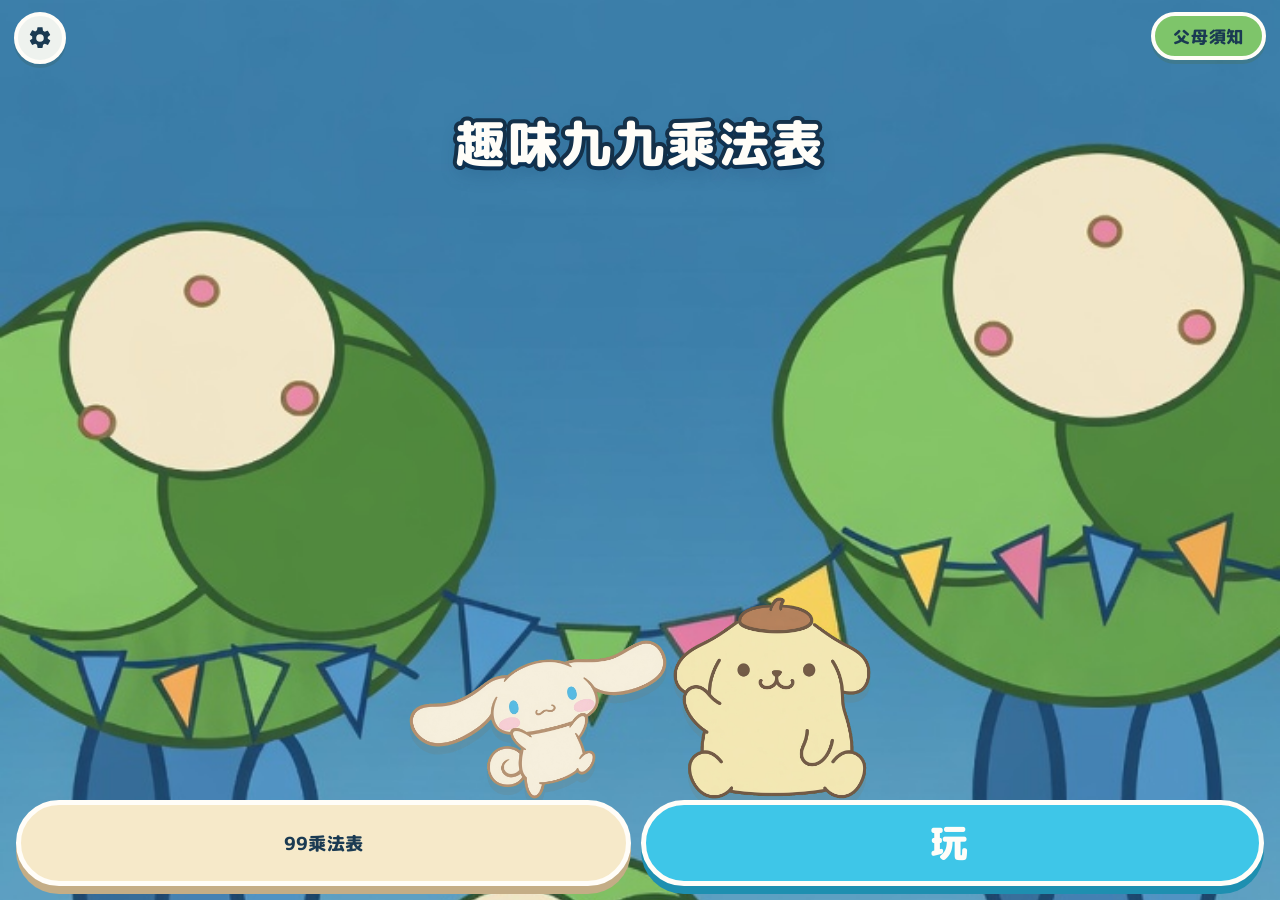
<file: index.html>
<!DOCTYPE html>
<html lang="zh-Hant" data-bgm-shell="persist">
<head>
  <meta charset="utf-8">
  <meta name="viewport" content="width=device-width, initial-scale=1, viewport-fit=cover">
  <meta name="theme-color" content="#3c7faa">
  <title>趣味九九乘法表</title>
  <script>
    (function () {
      var q = new URLSearchParams(location.search);
      var v = q.get("view");
      if (v === "select" || v === "play" || v === "table") document.documentElement.dataset.boot = v;
    })();
  </script>
  <style>
    html[data-boot="select"] #view-home,
    html[data-boot="play"] #view-home,
    html[data-boot="select"] #view-play,
    html[data-boot="play"] #view-select { display: none !important; }
    html[data-boot="table"] #view-home,
    html[data-boot="table"] #view-select,
    html[data-boot="table"] #view-play { display: none !important; }
    html[data-boot="select"] #view-select { display: block !important; }
    html[data-boot="play"] #view-play,
    html[data-boot="table"] #view-table { display: flex !important; }
  </style>
  <link rel="preconnect" href="https://fonts.googleapis.com">
  <link rel="preconnect" href="https://fonts.gstatic.com" crossorigin>
  <link href="https://fonts.googleapis.com/css2?family=M+PLUS+Rounded+1c:wght@700;800&family=Noto+Sans+TC:wght@500;700;900&display=swap" rel="stylesheet">
  <link rel="preload" as="image" href="assets/review-yellow.png">
  <link rel="preload" as="image" href="assets/review-white.png">
  <link rel="stylesheet" href="styles.css?v=4">
  <link rel="stylesheet" href="game.css?v=20">
</head>
<body>
  <audio id="bgm" src="assets/bgm.mp3?v=3" loop preload="auto" autoplay playsinline></audio>

  <main class="stage" id="view-home">
    <header class="chrome">
      <button class="icon-btn" id="home-settings" type="button" aria-label="設定">
        <svg viewBox="0 0 24 24" aria-hidden="true">
          <path fill="currentColor" d="M19.14 12.94c.04-.31.06-.63.06-.94s-.02-.63-.06-.94l2.03-1.58a.5.5 0 0 0 .12-.64l-1.92-3.32a.5.5 0 0 0-.6-.22l-2.39.96c-.5-.39-1.04-.7-1.63-.94l-.36-2.54A.5.5 0 0 0 13.9 2h-3.8a.5.5 0 0 0-.49.42l-.36 2.54c-.59.24-1.13.55-1.63.94l-2.39-.96a.5.5 0 0 0-.6.22L2.71 8.48a.5.5 0 0 0 .12.64L4.86 10.7c-.04.31-.06.63-.06.94s.02.63.06.94l-2.03 1.58a.5.5 0 0 0-.12.64l1.92 3.32c.13.23.4.32.64.22l2.39-.96c.5.39 1.04.7 1.63.94l.36 2.54c.05.24.25.42.49.42h3.8c.24 0 .44-.18.49-.42l.36-2.54c.59-.24 1.13-.55 1.63-.94l2.39.96c.24.1.51 0 .64-.22l1.92-3.32a.5.5 0 0 0-.12-.64l-2.03-1.58zM12 15.5A3.5 3.5 0 1 1 12 8.5a3.5 3.5 0 0 1 0 7z"/>
        </svg>
      </button>
      <button class="parent-btn" id="home-parents" type="button">父母須知</button>
    </header>

    <div class="hero">
      <h1 class="title">趣味九九乘法表</h1>
    </div>

    <div class="cast" aria-hidden="true">
      <img class="mascot cinna" src="assets/cinna.png" alt="">
      <img class="mascot pompom" src="assets/pompom.png" alt="">
    </div>

    <div class="play-wrap">
      <button class="table-link" id="table-btn" type="button">99乘法表</button>
      <button class="play" id="play-btn" type="button">玩</button>
    </div>
  </main>

  <main class="stage select-page" id="view-select" hidden>
    <div class="shot">
      <img src="assets/select-ref.jpg?v=4" alt="趣味九九乘法表關卡選擇">

      <button class="hit hit-x" id="map-back" type="button" aria-label="回主畫面"></button>
      <button class="hit hit-gear" id="map-settings" type="button" aria-label="設定"></button>
      <button class="hit hit-parent" id="map-parents" type="button" aria-label="父母須知"></button>

      <div class="levels" role="radiogroup" aria-label="選擇乘法表關卡">
        <button class="level" type="button" role="radio" aria-checked="false" data-n="1">1</button>
        <button class="level" type="button" role="radio" aria-checked="false" data-n="2">2</button>
        <button class="level" type="button" role="radio" aria-checked="false" data-n="3">3</button>
        <button class="level" type="button" role="radio" aria-checked="false" data-n="4">4</button>
        <button class="level" type="button" role="radio" aria-checked="false" data-n="5">5</button>
        <button class="level" type="button" role="radio" aria-checked="false" data-n="6">6</button>
        <button class="level" type="button" role="radio" aria-checked="false" data-n="7">7</button>
        <button class="level" type="button" role="radio" aria-checked="false" data-n="8">8</button>
        <button class="level" type="button" role="radio" aria-checked="false" data-n="9">9</button>
        <button class="level" type="button" role="radio" aria-checked="false" data-n="mix" aria-label="混合挑戰">?</button>
      </div>

      <button class="hit hit-go" id="go-btn" type="button">開始挑戰</button>
    </div>
  </main>

  <main class="stage table-page" id="view-table" hidden>
    <header class="table-top">
      <button class="quiz-back" id="table-back" type="button" aria-label="回上一頁">
        <svg viewBox="0 0 24 24" aria-hidden="true">
          <path fill="currentColor" d="M15.5 5.5 8 12l7.5 6.5 1.4-1.6L11.2 12l5.7-4.9z"/>
        </svg>
      </button>
      <h1 id="table-heading">1 的乘法表</h1>
      <span class="table-top-pad" aria-hidden="true"></span>
    </header>
    <div class="table-tabs" id="table-tabs" role="tablist" aria-label="切換 1 到 9 的乘法表"></div>
    <div class="table-body">
      <section class="table-card">
        <h2 id="table-kicker">1 的乘法表</h2>
        <ol class="table-eqs" id="table-eqs"></ol>
      </section>
    </div>
    <div class="table-dock">
      <button class="table-map" id="table-map" type="button">回關卡地圖</button>
    </div>
  </main>

  <main class="stage quiz-page" id="view-play" hidden>
    <div class="quiz-hills" aria-hidden="true"></div>
    <div class="quiz-sparkles" aria-hidden="true"></div>

    <header class="quiz-chrome">
      <button class="quiz-back" id="btn-back" type="button" aria-label="回關卡地圖">
        <svg viewBox="0 0 24 24" aria-hidden="true">
          <path fill="currentColor" d="M15.5 5.5 8 12l7.5 6.5 1.4-1.6L11.2 12l5.7-4.9z"/>
        </svg>
      </button>
      <h1 class="quiz-mode" id="quiz-mode">乘</h1>
      <button class="quiz-hint" id="btn-hint" type="button" aria-label="提示">
        <svg viewBox="0 0 48 48" aria-hidden="true">
          <rect x="20" y="16" width="8" height="26" rx="3" fill="#c4783a"/>
          <rect x="22" y="17" width="3" height="24" rx="1.2" fill="#e8b07a"/>
          <rect x="8" y="6" width="32" height="16" rx="4" fill="#ff3d8a"/>
          <rect x="11" y="9" width="10" height="10" rx="2.5" fill="#ff8ab8"/>
          <rect x="27" y="8.5" width="10" height="11" rx="2.2" fill="#ff6aa0"/>
        </svg>
      </button>
    </header>

    <section class="quiz-body" id="quiz-body">
      <div class="quiz-lives" id="lives" aria-label="剩下 3 顆愛心">
        <svg data-heart="0" viewBox="0 0 24 24" aria-hidden="true"><path fill="currentColor" d="M12 21.35 10.55 20C5.4 15.36 2 12.28 2 8.5 2 5.42 4.42 3 7.5 3c1.74 0 3.41.81 4.5 2.09C13.09 3.81 14.76 3 16.5 3 19.58 3 22 5.42 22 8.5c0 3.78-3.4 6.86-8.55 11.54z"/></svg>
        <svg data-heart="1" viewBox="0 0 24 24" aria-hidden="true"><path fill="currentColor" d="M12 21.35 10.55 20C5.4 15.36 2 12.28 2 8.5 2 5.42 4.42 3 7.5 3c1.74 0 3.41.81 4.5 2.09C13.09 3.81 14.76 3 16.5 3 19.58 3 22 5.42 22 8.5c0 3.78-3.4 6.86-8.55 11.54z"/></svg>
        <svg data-heart="2" viewBox="0 0 24 24" aria-hidden="true"><path fill="currentColor" d="M12 21.35 10.55 20C5.4 15.36 2 12.28 2 8.5 2 5.42 4.42 3 7.5 3c1.74 0 3.41.81 4.5 2.09C13.09 3.81 14.76 3 16.5 3 19.58 3 22 5.42 22 8.5c0 3.78-3.4 6.86-8.55 11.54z"/></svg>
      </div>

      <div class="quiz-meter" aria-hidden="true">
        <b id="meter-fill"></b>
      </div>

      <p class="quiz-eq" id="equation">× = ?</p>

      <div class="quiz-choices" id="choices" role="group" aria-label="選答案"></div>
    </section>

    <section class="quiz-result" id="result" hidden>
      <div class="result-celebrate" id="result-celebrate" hidden>
        <img class="result-dog" id="result-dog" alt="" decoding="sync">
      </div>
      <h2>測驗結果</h2>
      <p class="quiz-score" id="score-line"></p>
      <p class="quiz-sub" id="score-sub"></p>
      <button class="quiz-again" id="retry" type="button">再考一次</button>
      <button class="quiz-map" id="back-map" type="button">回關卡地圖</button>
    </section>

    <video class="win-clip-video" id="win-clip-video" playsinline webkit-playsinline preload="auto" disablepictureinpicture disableremoteplayback></video>
    <div class="win-clip" id="win-clip" aria-hidden="true">
      <canvas class="win-clip-canvas" id="win-clip-canvas"></canvas>
    </div>
    <audio id="win-clip-audio" preload="auto" playsinline></audio>

    <div class="remember" id="remember" hidden>
      <div class="remember-card">
        <p class="remember-kicker">記住這個算式</p>
        <p class="remember-eq" id="remember-eq"></p>
        <div class="remember-art">
          <img class="remember-dog" id="remember-dog" alt="" decoding="sync">
        </div>
        <button class="remember-next" id="remember-next" type="button" aria-label="下一題">
          <svg viewBox="0 0 24 24" aria-hidden="true">
            <path fill="currentColor" d="M8.5 5.5 16 12l-7.5 6.5-1.4-1.6L12.8 12 7.1 7.1z"/>
          </svg>
        </button>
      </div>
    </div>
  </main>

  <div class="dialog" id="dlg-settings" role="dialog" aria-labelledby="settings-title" aria-modal="true">
    <div class="card">
      <h2 id="settings-title">設定</h2>
      <div class="toggle-row">
        <span>音效</span>
        <button class="switch" id="sound-switch" type="button" aria-pressed="true" aria-label="音效開關"><i></i></button>
      </div>
      <label for="kid-name">小朋友怎麼稱呼（選填）</label>
      <input id="kid-name" type="text" maxlength="8" placeholder="例如：小明" autocomplete="nickname">
      <div class="card-actions">
        <button class="close-card" id="btn-save-settings" type="button" data-close>好</button>
      </div>
    </div>
  </div>

  <div class="dialog" id="dlg-parents" role="dialog" aria-labelledby="parents-title" aria-modal="true">
    <div class="card">
      <h2 id="parents-title">父母須知</h2>
      <ul>
        <li>給小學二年級練習九九乘法，一次建議 10 分鐘。</li>
        <li>不會收集小朋友的個人資料，名字只存在這台手機。</li>
        <li>沒有廣告、沒有內購。</li>
        <li>鋼琴背景音樂會循環播放，換畫面也不中斷，可在設定關掉。</li>
      </ul>
      <div class="card-actions">
        <button class="close-card" type="button" data-close>知道了</button>
      </div>
    </div>
  </div>

  <div class="toast" id="toast" role="status"></div>
  <script src="shell.js?v=3"></script>
  <script src="app.js?v=4"></script>
  <script src="select.js?v=3"></script>
  <script src="play.js?v=14"></script>
  <script src="table.js?v=2"></script>
  <script>Times99.boot()</script>
</body>
</html>
</file>
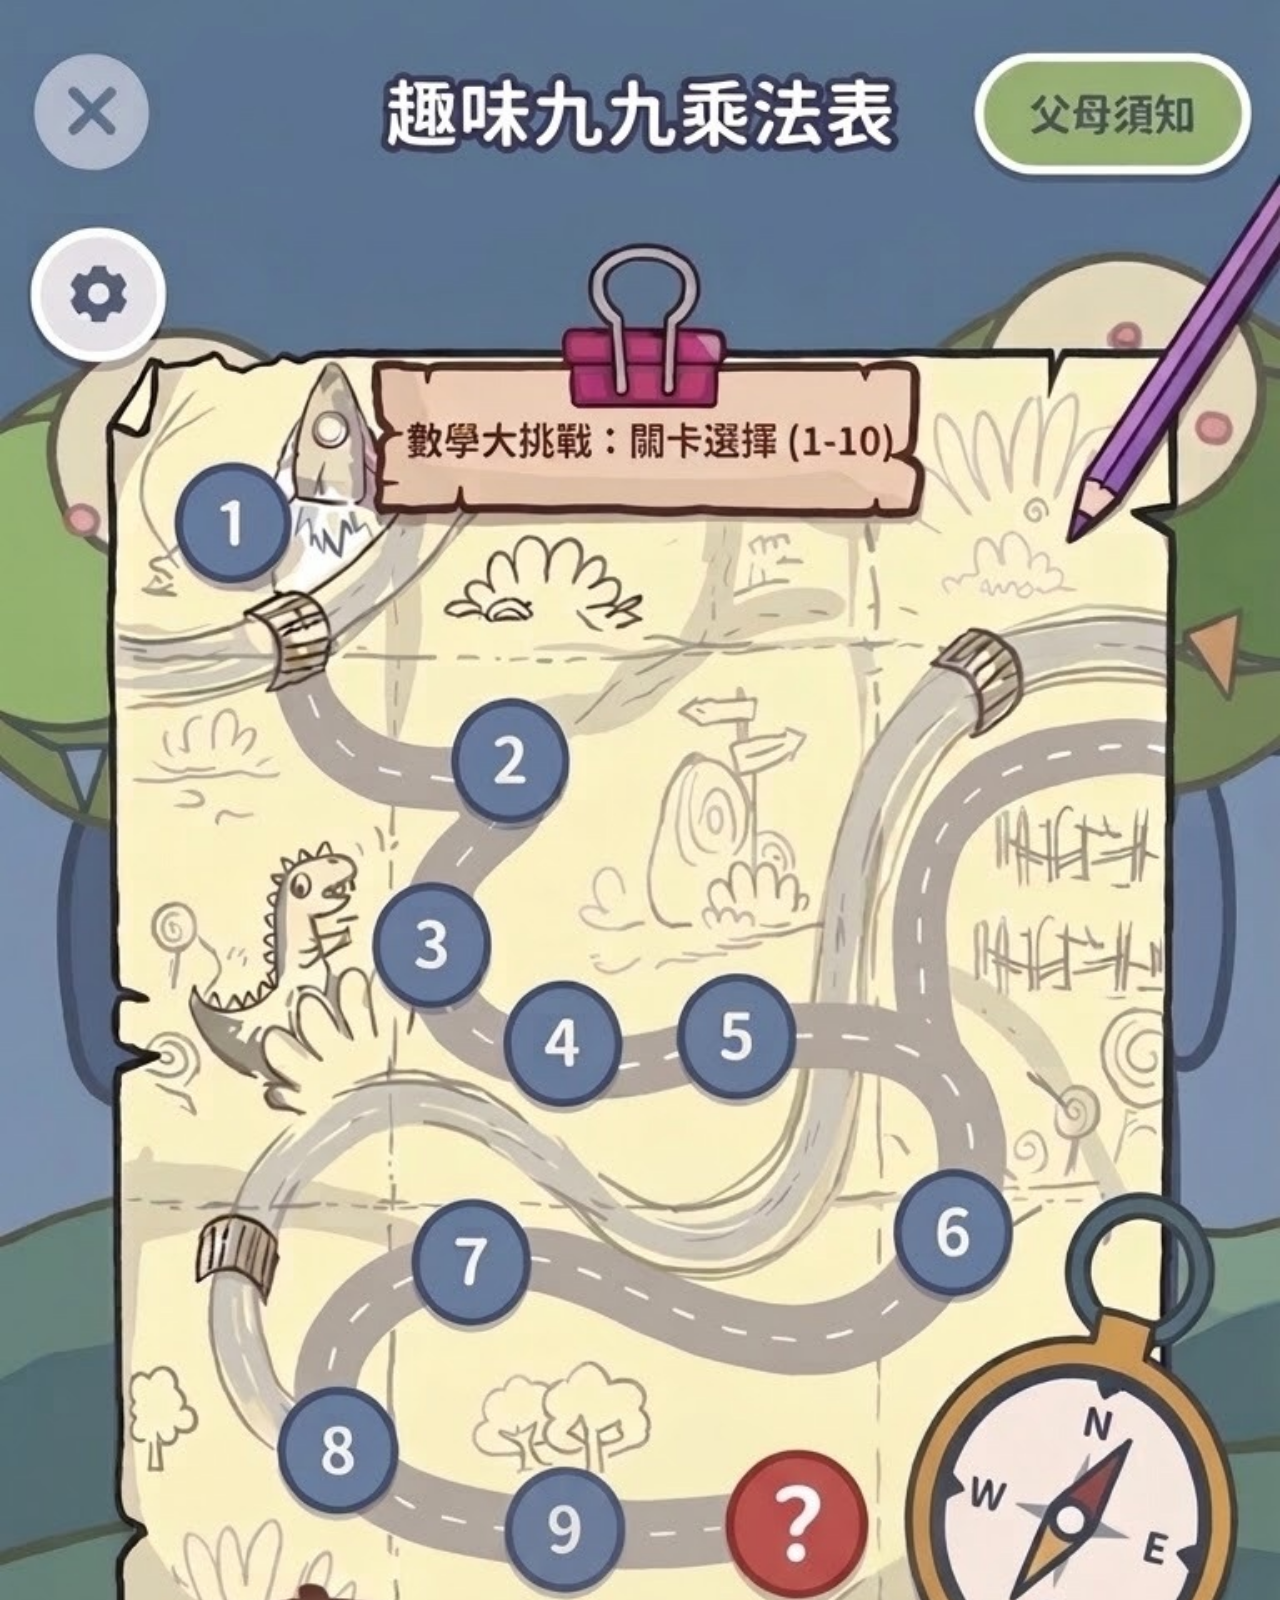
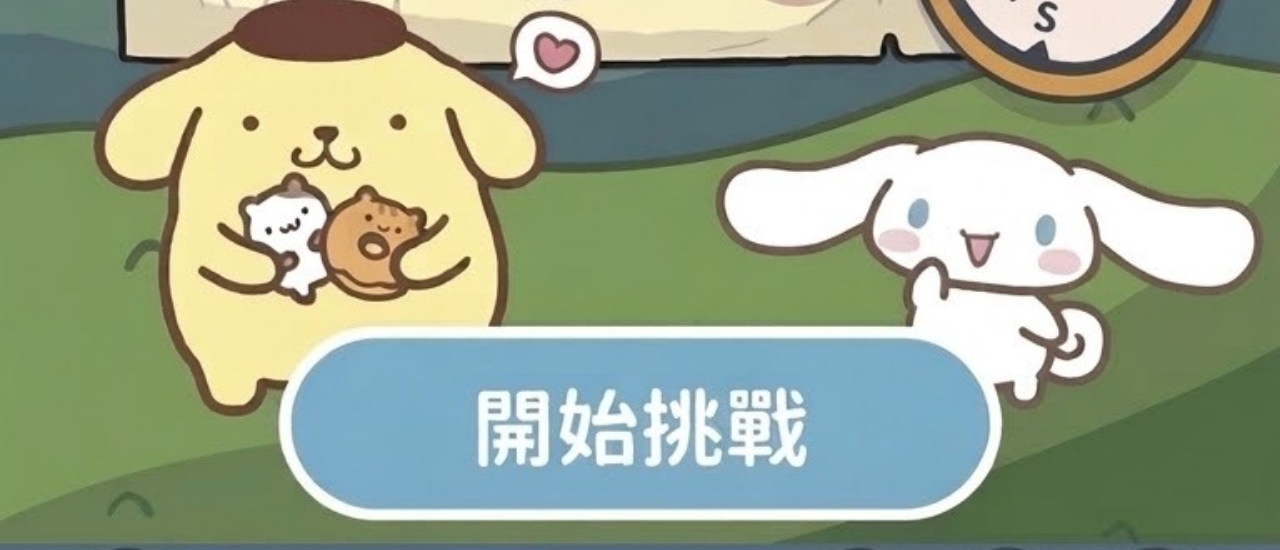
<file: play.html>
<!DOCTYPE html>
<html lang="zh-Hant">
<head>
  <meta charset="utf-8">
  <meta name="viewport" content="width=device-width, initial-scale=1">
  <title>測驗 · 趣味九九乘法表</title>
  <script>
    (function () {
      var n = new URLSearchParams(location.search).get("n") || "";
      var ok = /^[1-9]$/.test(n) || n === "mix";
      location.replace(ok ? "index.html?view=play&n=" + encodeURIComponent(n) : "index.html?view=select");
    })();
  </script>
</head>
<body>
  <p><a href="index.html">回主畫面</a></p>
</body>
</html>
</file>
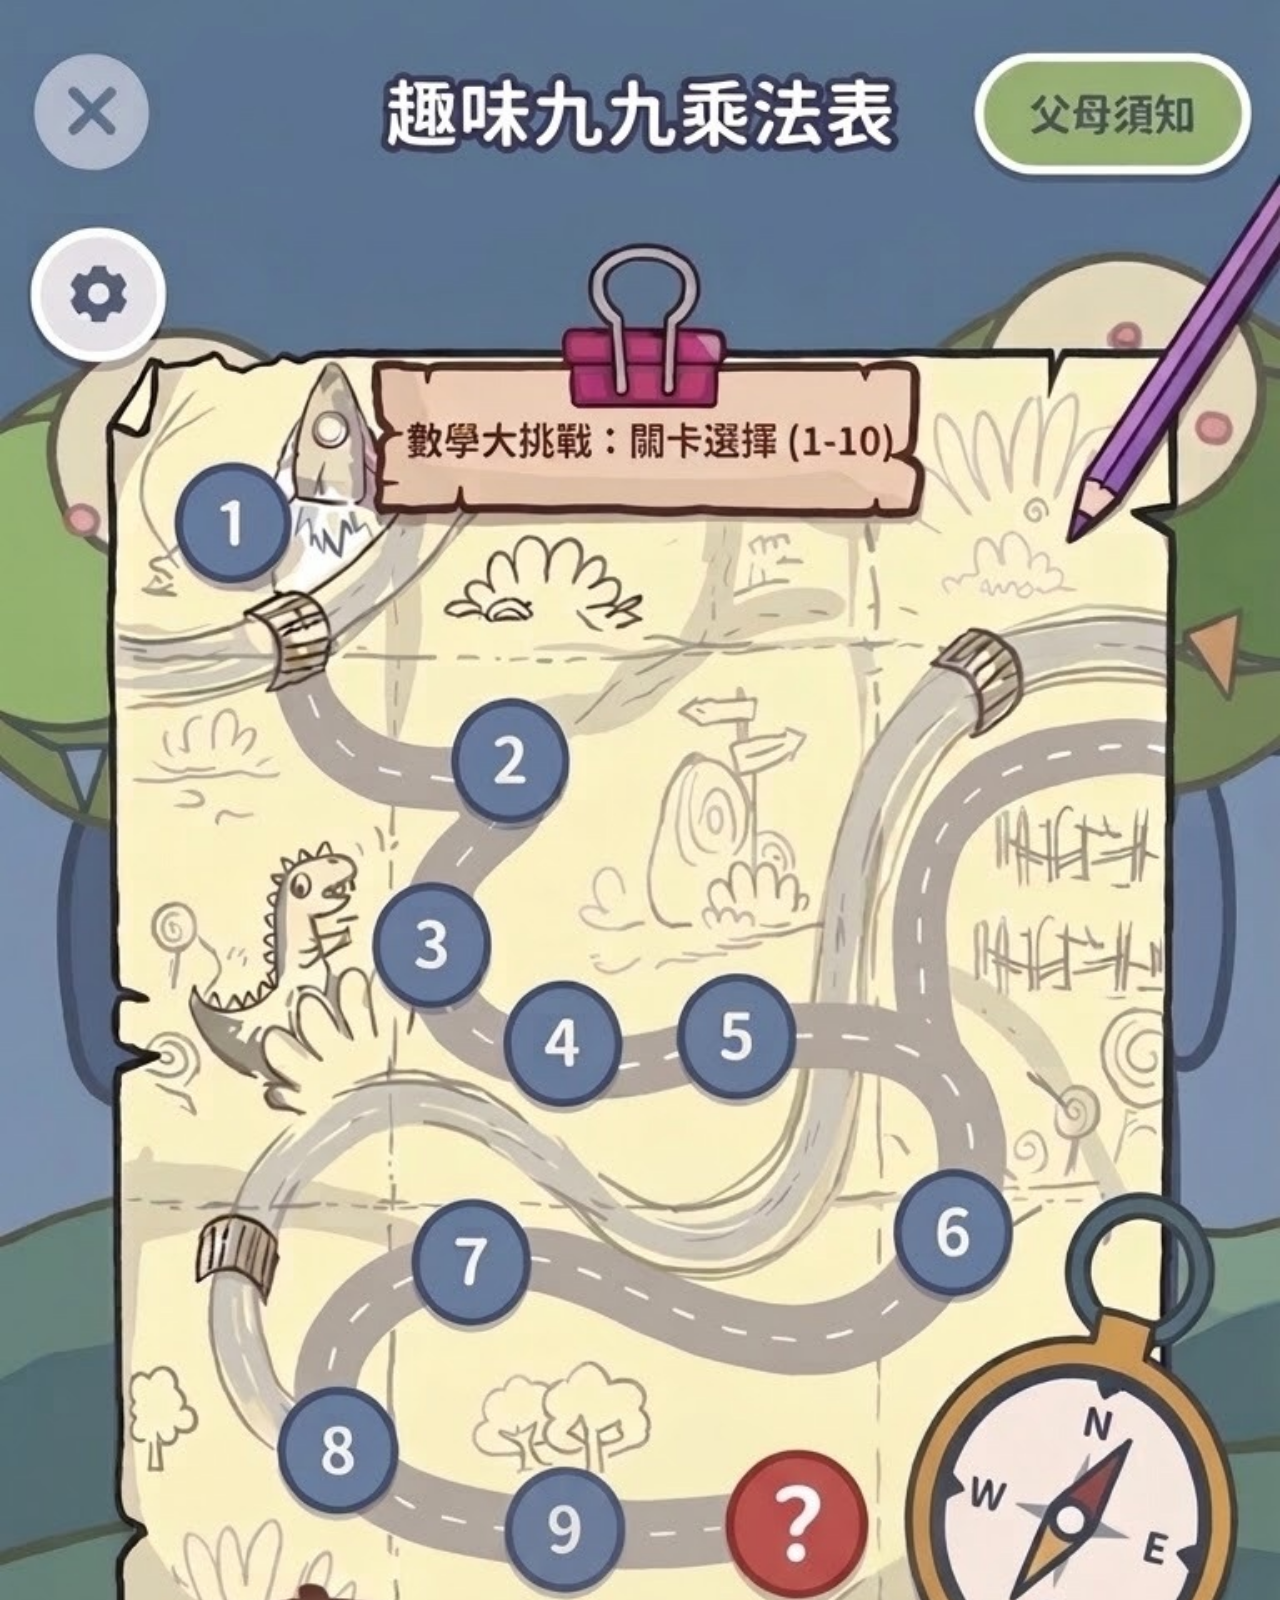
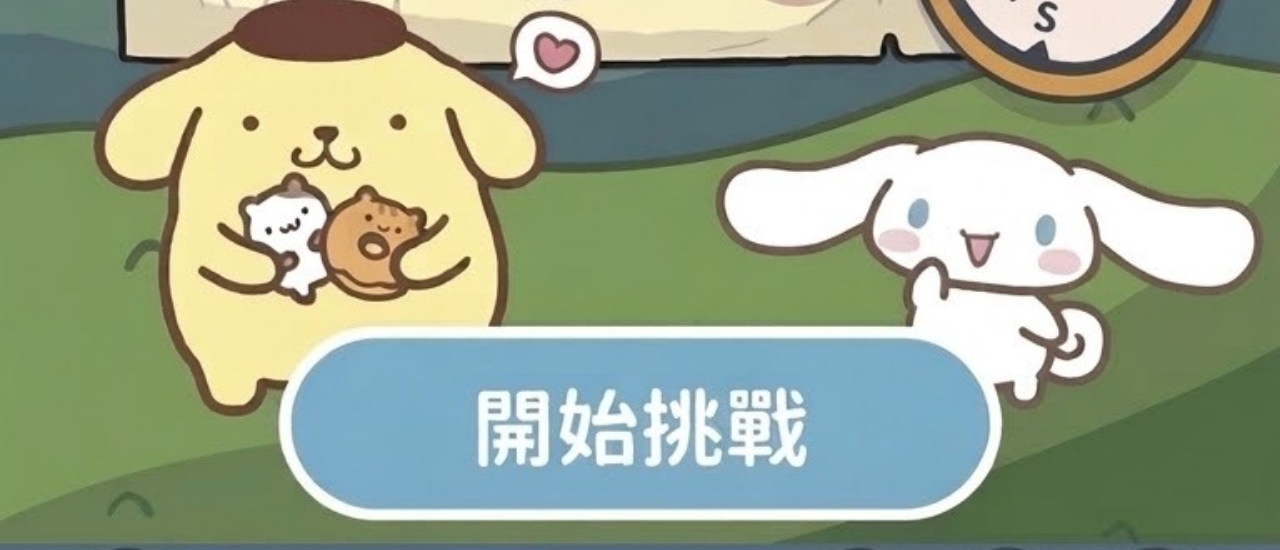
<file: select.html>
<!DOCTYPE html>
<html lang="zh-Hant">
<head>
  <meta charset="utf-8">
  <meta name="viewport" content="width=device-width, initial-scale=1">
  <title>關卡選擇 · 趣味九九乘法表</title>
  <script>
    (function () {
      var n = (location.hash || "").replace(/^#/, "");
      if (!/^[1-9]$/.test(n) && n !== "mix") {
        var q = new URLSearchParams(location.search).get("n") || "";
        if (/^[1-9]$/.test(q) || q === "mix") n = q;
      }
      var dest = "index.html?view=select";
      if (/^[1-9]$/.test(n) || n === "mix") dest += "&n=" + encodeURIComponent(n);
      location.replace(dest);
    })();
  </script>
</head>
<body>
  <p><a href="index.html?view=select">前往關卡選擇</a></p>
</body>
</html>
</file>
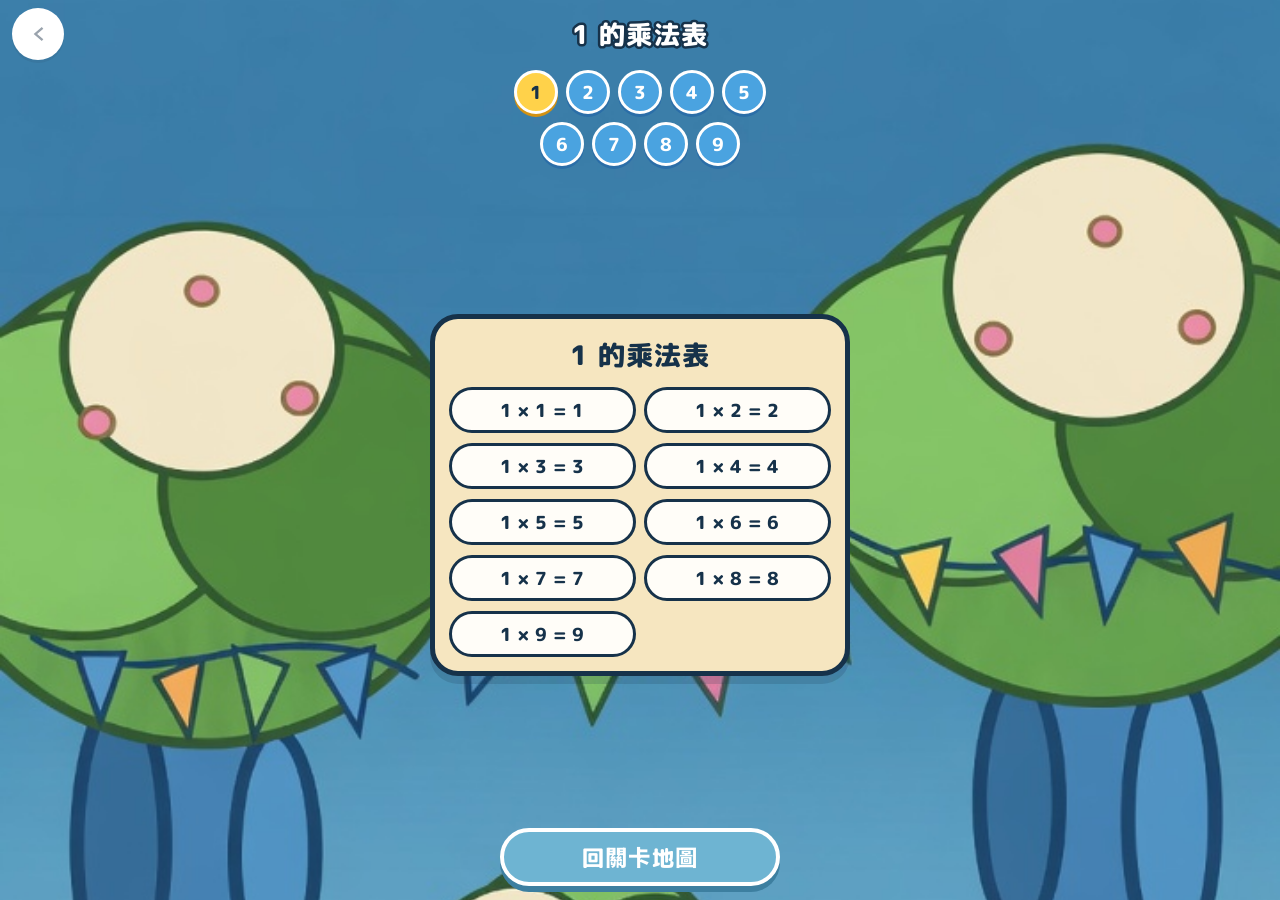
<file: table.html>
<!DOCTYPE html>
<html lang="zh-Hant">
<head>
  <meta charset="utf-8">
  <meta name="viewport" content="width=device-width, initial-scale=1">
  <title>99乘法表 · 趣味九九乘法表</title>
  <script>
    (function () {
      var n = new URLSearchParams(location.search).get("n") || "1";
      if (!/^[1-9]$/.test(n)) n = "1";
      location.replace("index.html?view=table&n=" + encodeURIComponent(n));
    })();
  </script>
</head>
<body>
  <p><a href="index.html?view=table&n=1">99乘法表</a></p>
</body>
</html>
</file>
<file: styles.css>
@import url("tokens.css");

*,
*::before,
*::after {
  box-sizing: border-box;
}

html,
body {
  margin: 0;
  padding: 0;
  overflow-x: clip;
  height: 100%;
  background: var(--sky-top);
  font-family: var(--font-body);
  color: var(--ink);
}

body {
  min-height: 100dvh;
}

button {
  font-family: var(--font-display);
  cursor: pointer;
  border: none;
  appearance: none;
  -webkit-tap-highlight-color: transparent;
}

button:focus-visible {
  outline: 3px solid var(--focus);
  outline-offset: 3px;
}

.stage {
  position: relative;
  isolation: isolate;
  min-height: 100dvh;
  min-height: 100svh;
  overflow: hidden;
  background-color: #3c7faa;
  background-image: url("assets/bg.jpg");
  background-position: center top;
  background-size: cover;
  background-repeat: no-repeat;
}

.sparkles {
  position: absolute;
  inset: 0;
  pointer-events: none;
  z-index: 1;
  background-image:
    radial-gradient(circle at 12% 18%, oklch(100% 0 0 / 0.55) 0 2px, transparent 2.5px),
    radial-gradient(circle at 78% 12%, oklch(100% 0 0 / 0.4) 0 1.5px, transparent 2px),
    radial-gradient(circle at 88% 28%, oklch(100% 0 0 / 0.5) 0 2px, transparent 2.6px),
    radial-gradient(circle at 20% 40%, oklch(100% 0 0 / 0.35) 0 1.4px, transparent 2px);
}

.scene {
  position: absolute;
  inset: 0;
  width: 100%;
  height: 100%;
  z-index: 2;
  pointer-events: none;
}

.chrome {
  position: absolute;
  top: 0;
  left: 0;
  right: 0;
  z-index: 20;
  display: flex;
  align-items: flex-start;
  justify-content: space-between;
  padding: calc(env(safe-area-inset-top, 10px) + 12px) 14px 0;
}

.icon-btn {
  width: 52px;
  height: 52px;
  min-width: var(--hit);
  min-height: var(--hit);
  border-radius: 50%;
  background: oklch(99% 0.01 100 / 0.92);
  border: 4px solid var(--white);
  box-shadow: 0 4px 0 oklch(40% 0.05 140 / 0.18);
  color: var(--ink);
  display: grid;
  place-items: center;
}

.icon-btn svg {
  width: 26px;
  height: 26px;
}

.icon-btn:hover {
  transform: translateY(-1px);
}

.icon-btn:active {
  transform: translateY(2px);
  box-shadow: 0 2px 0 oklch(40% 0.05 140 / 0.18);
}

.parent-btn {
  min-height: var(--hit);
  padding: 0 18px;
  border-radius: var(--radius-pill);
  background: var(--parent-pill);
  color: var(--ink);
  font-weight: 800;
  font-size: var(--text-ui);
  letter-spacing: 0.04em;
  border: 4px solid var(--white);
  box-shadow: 0 4px 0 oklch(50% 0.08 140 / 0.25);
  white-space: nowrap;
}

.parent-btn:active {
  transform: translateY(2px);
  box-shadow: 0 2px 0 oklch(50% 0.08 140 / 0.25);
}

.hero {
  position: relative;
  z-index: 10;
  display: flex;
  flex-direction: column;
  align-items: center;
  padding-top: clamp(4.6rem, 16vh, 7.2rem);
}

.title {
  margin: 0;
  font-family: var(--font-display);
  font-size: var(--text-title);
  font-weight: 800;
  font-style: normal;
  color: var(--white);
  letter-spacing: 0.06em;
  text-align: center;
  line-height: 1.15;
  -webkit-text-stroke: 7px var(--title-stroke);
  paint-order: stroke fill;
  text-shadow:
    0 4px 0 oklch(32% 0.1 250 / 0.35),
    0 10px 18px oklch(30% 0.08 250 / 0.18);
  max-width: 92vw;
  overflow-wrap: break-word;
  min-width: 0;
}

.table-link {
  flex: 1 1 0;
  min-width: 0;
  min-height: 64px;
  padding: 8px 8px;
  border-radius: var(--radius-pill);
  background: var(--cream);
  color: var(--ink);
  font-weight: 800;
  font-size: clamp(0.95rem, 4.2vw, 1.15rem);
  letter-spacing: 0.02em;
  border: 5px solid var(--white);
  box-shadow: 0 8px 0 #c4ad86;
  white-space: nowrap;
}

.table-link:active {
  transform: translateY(5px);
  box-shadow: 0 3px 0 #c4ad86;
}

.cast {
  position: absolute;
  left: 0;
  right: 0;
  top: auto;
  bottom: calc(env(safe-area-inset-bottom, 10px) + 112px);
  height: auto;
  z-index: 8;
  pointer-events: none;
  display: flex;
  align-items: flex-end;
  justify-content: center;
  gap: 4px;
  padding: 0 8px;
}

.mascot {
  position: relative;
  display: block;
  user-select: none;
  filter: drop-shadow(0 8px 0 oklch(55% 0.04 80 / 0.14));
  flex: 0 1 auto;
}

.cinna {
  width: min(44vw, 186px);
  animation: hop 2.8s var(--ease-in-out) infinite;
}

.pompom {
  width: min(42vw, 176px);
  animation: sway 3.4s var(--ease-in-out) infinite;
}

.play-wrap {
  position: absolute;
  left: 12px;
  right: 12px;
  bottom: calc(env(safe-area-inset-bottom, 10px) + 16px);
  z-index: 12;
  display: flex;
  align-items: stretch;
  gap: 10px;
}

.play {
  flex: 1 1 0;
  min-width: 0;
  min-height: 64px;
  padding: 10px 12px;
  border-radius: var(--radius-pill);
  background: var(--play);
  color: var(--white);
  font-size: var(--text-play);
  font-weight: 800;
  letter-spacing: 0.18em;
  border: 5px solid var(--white);
  box-shadow: 0 8px 0 var(--play-deep);
  animation: pulse 1.8s var(--ease-in-out) infinite;
}

.play:hover {
  filter: brightness(1.05);
}

.play:active,
.play.is-down {
  transform: translateY(5px);
  box-shadow: 0 3px 0 var(--play-deep);
  animation: none;
}

.dialog {
  position: fixed;
  inset: 0;
  z-index: 40;
  display: grid;
  place-items: center;
  padding: 20px;
  background: oklch(28% 0.05 230 / 0.42);
  opacity: 0;
  pointer-events: none;
  transition: opacity var(--dur-med) var(--ease-out);
}

.dialog.is-open {
  opacity: 1;
  pointer-events: auto;
}

.card {
  width: min(92vw, 420px);
  background: var(--cream);
  border: 5px solid var(--ink);
  border-radius: var(--radius-card);
  padding: 22px 20px 18px;
  box-shadow: 0 12px 0 oklch(32% 0.05 140 / 0.2);
  font-family: var(--font-body);
}

.card h2 {
  margin: 0 0 10px;
  font-family: var(--font-display);
  font-size: 1.35rem;
  font-style: normal;
  font-weight: 800;
}

.card p,
.card li {
  margin: 0 0 8px;
  font-size: 0.98rem;
  line-height: 1.55;
}

.card ul {
  margin: 0 0 12px;
  padding-left: 1.2em;
}

.card label {
  display: block;
  font-weight: 700;
  margin: 12px 0 6px;
}

.card input[type="text"] {
  width: 100%;
  min-height: var(--hit);
  border-radius: 14px;
  border: 3px solid var(--ink);
  padding: 8px 12px;
  font-size: 1rem;
  font-family: var(--font-body);
  background: var(--white);
}

.toggle-row {
  display: flex;
  align-items: center;
  justify-content: space-between;
  gap: 12px;
  min-height: var(--hit);
}

.switch {
  width: 56px;
  height: 32px;
  border-radius: 999px;
  background: oklch(70% 0.02 140);
  border: 3px solid var(--ink);
  position: relative;
}

.switch[aria-pressed="true"] {
  background: var(--play);
}

.switch i {
  position: absolute;
  top: 2px;
  left: 2px;
  width: 22px;
  height: 22px;
  border-radius: 50%;
  background: var(--white);
  border: 2px solid var(--ink);
  transition: transform var(--dur-fast) var(--ease-out);
}

.switch[aria-pressed="true"] i {
  transform: translateX(24px);
}

.card-actions {
  display: flex;
  justify-content: flex-end;
  margin-top: 14px;
}

.close-card {
  min-height: var(--hit);
  padding: 0 18px;
  border-radius: var(--radius-pill);
  background: var(--play);
  color: var(--white);
  font-weight: 800;
  border: 3px solid var(--ink);
}

.toast {
  position: fixed;
  left: 50%;
  bottom: calc(env(safe-area-inset-bottom, 16px) + 108px);
  transform: translateX(-50%) translateY(12px);
  z-index: 30;
  background: var(--cream);
  color: var(--ink);
  border: 3px solid var(--ink);
  border-radius: var(--radius-pill);
  padding: 10px 18px;
  font-weight: 800;
  font-family: var(--font-display);
  opacity: 0;
  pointer-events: none;
  white-space: nowrap;
  transition: opacity var(--dur-med) var(--ease-out), transform var(--dur-med) var(--ease-out);
}

.toast.is-on {
  opacity: 1;
  transform: translateX(-50%) translateY(0);
}

@keyframes hop {
  0%, 100% { transform: translateY(0) rotate(-2deg); }
  50% { transform: translateY(-10px) rotate(2deg); }
}

@keyframes sway {
  0%, 100% { transform: rotate(3deg); }
  50% { transform: rotate(-4deg); }
}

@keyframes pulse {
  0%, 100% { transform: scale(1); }
  50% { transform: scale(1.04); }
}

@media (min-width: 700px) and (orientation: landscape) {
  .title {
    -webkit-text-stroke: 8px var(--title-stroke);
  }

  .cast {
    top: auto;
    bottom: calc(env(safe-area-inset-bottom, 10px) + 100px);
    height: auto;
  }

  .cinna {
    width: min(34vw, 260px);
  }

  .pompom {
    width: min(24vw, 200px);
  }

  .play-wrap {
    left: 16px;
    right: 16px;
    bottom: calc(env(safe-area-inset-bottom, 10px) + 14px);
  }
}

@media (max-width: 360px) {
  .cinna { width: 46vw; }
  .pompom { width: 36vw; }
  .play { min-width: 0; letter-spacing: 0.08em; font-size: 1.35rem; }
  .table-link { font-size: 0.92rem; letter-spacing: 0; padding: 8px 4px; }
}

.stage[hidden] {
  display: none !important;
}

@media (prefers-reduced-motion: reduce) {
  .cinna,
  .pompom,
  .play {
    animation: none;
  }
}
</file>
<file: game.css>
.select-page {
  min-height: 100dvh;
  min-height: 100svh;
  background-color: #86b078;
  overflow: hidden;
}

.shot {
  position: relative;
  width: 100%;
  max-width: 100vw;
  margin: 0 auto;
}

.shot > img {
  display: block;
  width: 100%;
  height: auto;
  pointer-events: none;
  user-select: none;
  -webkit-user-drag: none;
}

.hit {
  position: absolute;
  z-index: 12;
  padding: 0;
  margin: 0;
  border: none;
  background: transparent;
  box-shadow: none;
  color: transparent;
  font-size: 0;
  transform: translate(-50%, -50%);
}

.hit:focus-visible {
  outline: 3px solid var(--focus);
  outline-offset: 2px;
}

.hit-x {
  left: 8.8%;
  top: 5.0%;
  width: 12vw;
  height: 12vw;
  min-width: var(--hit);
  min-height: var(--hit);
  max-width: 56px;
  max-height: 56px;
  border-radius: 50%;
}

.hit-gear {
  left: 8.8%;
  top: 12.3%;
  width: 12vw;
  height: 12vw;
  min-width: var(--hit);
  min-height: var(--hit);
  max-width: 56px;
  max-height: 56px;
  border-radius: 50%;
}

.hit-parent {
  left: 85.5%;
  top: 5.5%;
  width: 28vw;
  height: 8vw;
  min-width: 96px;
  min-height: var(--hit);
  max-width: 140px;
  max-height: 52px;
  border-radius: 999px;
}

.hit-go {
  left: 50%;
  top: 91.8%;
  width: 62%;
  height: 8.2%;
  min-height: var(--hit);
  border-radius: 999px;
  color: transparent;
  font-family: var(--font-display);
  font-size: 1px;
}

.hit-go.is-down {
  filter: brightness(0.96);
}

.levels {
  position: absolute;
  inset: 0;
  z-index: 8;
  pointer-events: none;
}

.level {
  pointer-events: auto;
  position: absolute;
  width: clamp(44px, 12.2vw, 56px);
  height: clamp(44px, 12.2vw, 56px);
  min-width: var(--hit);
  min-height: var(--hit);
  margin: 0;
  padding: 0;
  border-radius: 50%;
  border: 0;
  background: transparent;
  color: transparent;
  font-family: var(--font-display);
  font-size: clamp(1.05rem, 4.2vw, 1.4rem);
  font-weight: 800;
  line-height: 1;
  box-shadow: none;
  transform: translate(-50%, -50%);
  z-index: 1;
}

.level.is-on {
  background:
    radial-gradient(circle at 32% 28%, var(--ball-on-hi), var(--ball-on) 58%, #f0b000);
  color: #3a2808;
  border: 3px solid #8a5a10;
  box-shadow:
    0 0 0 7px oklch(85% 0.16 90 / 0.42),
    0 0 22px 6px oklch(80% 0.18 90 / 0.55),
    0 4px 0 var(--ball-on-deep);
  z-index: 2;
  animation: glow 1.35s var(--ease-in-out) infinite;
}

.level.is-on::after {
  content: "";
  position: absolute;
  inset: -11px;
  border-radius: 50%;
  border: 3px dashed oklch(78% 0.16 85 / 0.7);
  pointer-events: none;
}

.level[data-n="1"] { left: 18.2%; top: 24.2%; }
.level[data-n="2"] { left: 39.8%; top: 35.1%; }
.level[data-n="3"] { left: 33.7%; top: 43.7%; }
.level[data-n="4"] { left: 43.9%; top: 48.3%; }
.level[data-n="5"] { left: 57.6%; top: 47.9%; }
.level[data-n="6"] { left: 74.5%; top: 56.9%; }
.level[data-n="7"] { left: 36.8%; top: 58.5%; }
.level[data-n="8"] { left: 26.4%; top: 67.0%; }
.level[data-n="9"] { left: 44.2%; top: 70.8%; }
.level[data-n="mix"] { left: 62.2%; top: 70.9%; }

.level[data-n="mix"].is-on {
  background:
    radial-gradient(circle at 32% 28%, #ffe08a, #ff5fb1 48%, #9b4dff 82%);
  color: #fff;
  border: 3px solid #6a1b7a;
  text-shadow: 0 1px 0 rgba(40, 10, 50, 0.4);
  box-shadow:
    0 0 0 7px oklch(75% 0.22 330 / 0.42),
    0 0 22px 6px oklch(70% 0.24 330 / 0.55),
    0 4px 0 #7a1870;
}

.level[data-n="mix"].is-on::after {
  border-color: oklch(78% 0.18 330 / 0.75);
}

.stage.quiz-page {
  display: flex;
  flex-direction: column;
  min-height: 100dvh;
  min-height: 100svh;
  overflow: hidden;
  background-color: #4aa3d4;
  background-image:
    radial-gradient(circle at 14% 16%, rgba(255, 255, 255, 0.55) 0 2px, transparent 2.6px),
    radial-gradient(circle at 78% 12%, rgba(255, 255, 255, 0.4) 0 1.6px, transparent 2.2px),
    radial-gradient(circle at 88% 28%, rgba(255, 255, 255, 0.5) 0 2px, transparent 2.6px),
    radial-gradient(circle at 22% 38%, rgba(255, 255, 255, 0.32) 0 1.4px, transparent 2px),
    radial-gradient(circle at 64% 22%, rgba(255, 255, 255, 0.28) 0 1.2px, transparent 1.8px),
    linear-gradient(180deg, #f6e08c 0%, #e8d37a 16%, #c5dcc0 34%, #7ec8e6 58%, #4aaee0 82%, #2f94d0 100%);
}

.quiz-hills,
.quiz-sparkles {
  position: absolute;
  inset: 0;
  pointer-events: none;
  z-index: 0;
}

.quiz-hills {
  background:
    radial-gradient(120% 70% at 8% 108%, #d9ec9a 0 42%, transparent 43%),
    radial-gradient(90% 55% at 92% 112%, #cfe8a8 0 40%, transparent 41%),
    radial-gradient(80% 48% at 48% 118%, #b7dcc4 0 44%, transparent 45%);
  opacity: 0.55;
}

.quiz-chrome {
  position: relative;
  z-index: 30;
  flex-shrink: 0;
  display: grid;
  grid-template-columns: 52px minmax(0, 1fr) 76px;
  align-items: center;
  gap: 8px;
  padding: calc(env(safe-area-inset-top, 10px) + 10px) 10px 6px;
}

.quiz-back,
.quiz-hint {
  width: 52px;
  height: 52px;
  min-width: var(--hit);
  min-height: var(--hit);
  border-radius: 50%;
  background: #fff;
  color: #9aa3ad;
  display: grid;
  place-items: center;
  box-shadow: 0 3px 0 rgba(40, 70, 90, 0.12);
  padding: 0;
}

.quiz-back svg {
  width: 26px;
  height: 26px;
}

.quiz-hint {
  position: relative;
  width: 72px;
  height: 64px;
  min-width: 64px;
  min-height: 64px;
  background: #fff;
  border-radius: 28px;
  box-shadow:
    0 3px 0 rgba(40, 70, 90, 0.12),
    0 0 0 3px rgba(255, 79, 154, 0.18);
}

.quiz-hint::after {
  content: "";
  position: absolute;
  left: 22px;
  bottom: -8px;
  border: 8px solid transparent;
  border-top-color: #fff;
}

.quiz-hint svg {
  width: 44px;
  height: 44px;
}

.quiz-back:active,
.quiz-hint:active {
  transform: translateY(2px);
  box-shadow: 0 1px 0 rgba(40, 70, 90, 0.12);
}

.quiz-mode {
  margin: 0 auto;
  min-height: 44px;
  max-width: min(46vw, 168px);
  padding: 8px 22px;
  border-radius: 999px;
  background: linear-gradient(#f8e7b8, #eed392);
  color: #fff;
  font-family: var(--font-display);
  font-size: clamp(1.15rem, 4.6vw, 1.4rem);
  font-weight: 800;
  letter-spacing: 0.28em;
  text-indent: 0.28em;
  text-align: center;
  line-height: 1.2;
  border: 3px solid rgba(255, 255, 255, 0.9);
  text-shadow: 0 1px 0 rgba(140, 110, 50, 0.25);
  white-space: nowrap;
}

.quiz-body {
  position: relative;
  z-index: 4;
  flex: 1 1 auto;
  display: flex;
  flex-direction: column;
  align-items: center;
  justify-content: center;
  min-height: 0;
  padding: 8px 58px calc(env(safe-area-inset-bottom, 10px) + 18px);
}

.quiz-body[hidden] {
  display: none !important;
}

.quiz-eq {
  margin: 0 0 clamp(18px, 5vh, 36px);
  font-family: var(--font-display);
  font-size: clamp(2.1rem, 11vw, 3.4rem);
  font-weight: 800;
  color: #fff;
  letter-spacing: 0.04em;
  text-align: center;
  line-height: 1.1;
  text-shadow: 0 3px 0 rgba(40, 90, 130, 0.18);
  white-space: nowrap;
}

.quiz-lives {
  position: absolute;
  left: 10px;
  top: 28%;
  transform: translateY(-50%);
  z-index: 5;
  display: flex;
  flex-direction: column;
  align-items: center;
  gap: 7px;
  padding: 12px 8px;
  border: 3px solid #fff;
  border-radius: 999px;
  background: rgba(255, 255, 255, 0.18);
}

.quiz-lives svg {
  width: 22px;
  height: 22px;
  display: block;
  color: #ff8a3a;
}

.quiz-lives svg.is-gone {
  color: rgba(255, 255, 255, 0.42);
}

.quiz-meter {
  position: absolute;
  right: 14px;
  top: 8%;
  bottom: 10%;
  width: 16px;
  z-index: 5;
  border: 3px solid #fff;
  border-radius: 999px;
  background: transparent;
  overflow: hidden;
}

.quiz-meter b {
  position: absolute;
  left: 2px;
  right: 2px;
  bottom: 2px;
  height: 0;
  border-radius: 999px;
  background: #fff;
  transition: height 220ms var(--ease-out);
}

.quiz-choices {
  display: grid;
  grid-template-columns: 1fr 1fr;
  gap: 14px 16px;
  width: min(72vw, 300px);
}

.quiz-choice {
  min-height: 64px;
  padding: 10px 8px;
  border-radius: 22px;
  background: #f4c392;
  color: #fff;
  font-family: var(--font-display);
  font-size: clamp(1.55rem, 7.4vw, 2.15rem);
  font-weight: 800;
  letter-spacing: 0.02em;
  box-shadow: 0 5px 0 #e0a66e;
}

.quiz-choice:active:not(:disabled) {
  transform: translateY(3px);
  box-shadow: 0 2px 0 #e0a66e;
}

.quiz-choice.is-ok {
  background: #7dcc6a;
  box-shadow: 0 5px 0 #4e9a45;
}

.quiz-choice.is-bad {
  background: #f08aa4;
  box-shadow: 0 5px 0 #c45d78;
}

.quiz-choice:disabled {
  cursor: default;
}

.quiz-result {
  position: relative;
  z-index: 6;
  flex: 1 1 auto;
  display: flex;
  flex-direction: column;
  align-items: center;
  justify-content: center;
  gap: 10px;
  padding: 12px 20px calc(env(safe-area-inset-bottom, 10px) + 24px);
  text-align: center;
}

.quiz-result[hidden] {
  display: none !important;
}

.result-celebrate {
  position: absolute;
  left: 0;
  right: 0;
  top: 0;
  display: flex;
  align-items: center;
  justify-content: center;
  pointer-events: none;
  z-index: 2;
  overflow: hidden;
}

.result-celebrate[hidden] {
  display: none !important;
}

.result-dog {
  display: block;
  width: auto;
  height: auto;
  max-width: min(56vw, 210px);
  max-height: 86%;
  object-fit: contain;
  object-position: center;
}

.quiz-result h2 {
  margin: 0 0 6px;
  font-family: var(--font-display);
  font-size: clamp(1.5rem, 6vw, 2rem);
  font-weight: 800;
  color: #fff;
  letter-spacing: 0.08em;
  text-shadow: 0 2px 0 rgba(40, 90, 130, 0.2);
}

.quiz-score {
  margin: 0;
  font-family: var(--font-display);
  font-size: clamp(1.7rem, 7vw, 2.3rem);
  font-weight: 800;
  color: #fff;
}

.quiz-sub {
  margin: 0 0 12px;
  font-family: var(--font-display);
  font-size: clamp(1.25rem, 5.2vw, 1.6rem);
  font-weight: 800;
  color: rgba(255, 255, 255, 0.92);
}

.quiz-again,
.quiz-map {
  width: min(72vw, 280px);
  min-height: 56px;
  padding: 10px 24px;
  border-radius: var(--radius-pill);
  color: #fff;
  font-size: clamp(1.15rem, 4.8vw, 1.45rem);
  font-weight: 800;
  letter-spacing: 0.08em;
  border: 4px solid #fff;
}

.quiz-again {
  background: var(--play);
  box-shadow: 0 6px 0 var(--play-deep);
}

.quiz-map {
  background: var(--go);
  box-shadow: 0 6px 0 var(--go-deep);
}

.quiz-again:active,
.quiz-map:active {
  transform: translateY(4px);
  box-shadow: 0 2px 0 var(--play-deep);
}

.quiz-map:active {
  box-shadow: 0 2px 0 var(--go-deep);
}

.remember {
  position: absolute;
  inset: 0;
  z-index: 24;
  display: grid;
  place-items: center;
  padding: 12px 16px calc(env(safe-area-inset-bottom, 10px) + 28px);
  background: rgba(18, 28, 52, 0.32);
}

.remember[hidden] {
  display: none !important;
}

.remember-card {
  position: relative;
  width: min(86vw, 340px);
  overflow: visible;
  background: linear-gradient(180deg, #62c8f4, #3aaee6);
  border: 5px solid #fff;
  border-radius: 28px;
  padding: 20px 16px 16px;
  text-align: center;
  box-shadow: 0 10px 0 rgba(20, 50, 80, 0.18);
}

.remember-kicker {
  margin: 0 0 10px;
  font-family: var(--font-display);
  font-size: clamp(1.2rem, 5.2vw, 1.55rem);
  font-weight: 800;
  color: #fff;
  letter-spacing: 0.06em;
}

.remember-eq {
  margin: 0 0 6px;
  font-family: var(--font-display);
  font-size: clamp(1.85rem, 8.2vw, 2.7rem);
  font-weight: 800;
  color: #fff;
  letter-spacing: 0.02em;
  white-space: nowrap;
}

.remember-eq em {
  color: #b7f34c;
  font-style: normal;
}

.remember-art {
  overflow: hidden;
  border-radius: 16px;
  margin: 2px 4px 0;
}

.remember-dog {
  display: block;
  width: min(42vw, 156px);
  height: auto;
  margin: 0 auto;
  pointer-events: none;
}

.remember-next {
  position: absolute;
  right: -8px;
  top: 50%;
  transform: translateY(-50%);
  width: 56px;
  height: 56px;
  min-width: var(--hit);
  min-height: var(--hit);
  border-radius: 50%;
  background: #5c6578;
  color: #fff;
  border: 4px solid #fff;
  display: grid;
  place-items: center;
  box-shadow: 0 4px 0 rgba(20, 30, 50, 0.2);
  padding: 0;
}

.remember-next svg {
  width: 26px;
  height: 26px;
}

.remember-next:active {
  transform: translateY(-50%) translateY(2px);
  box-shadow: 0 2px 0 rgba(20, 30, 50, 0.2);
}

@media (max-height: 600px) {
  .remember-dog {
    width: min(38vw, 128px);
  }
}

.quiz-page.is-done .quiz-hint {
  visibility: hidden;
  pointer-events: none;
}

.quiz-page.is-clip .quiz-chrome,
.quiz-page.is-clip .quiz-body,
.quiz-page.is-clip .quiz-hills,
.quiz-page.is-clip .quiz-sparkles {
  visibility: hidden !important;
}

.win-clip {
  position: absolute;
  inset: 0;
  width: 100%;
  height: 100%;
  z-index: 28;
  opacity: 0;
  pointer-events: none;
  background: #1a1030;
}

.win-clip.is-live {
  opacity: 1;
  pointer-events: auto;
}

.win-clip.is-leaving {
  opacity: 0;
  transform: scale(1.06);
  transition: opacity 320ms ease, transform 320ms ease;
}

.win-clip-canvas {
  position: absolute;
  inset: 0;
  width: 100%;
  height: 100%;
  display: block;
}

.win-clip.is-video .win-clip-canvas {
  display: none;
}

.win-clip-video {
  position: fixed;
  left: 0;
  top: 0;
  width: 2px;
  height: 2px;
  opacity: 0.02;
  pointer-events: none;
  z-index: 0;
  object-fit: cover;
  background: #1a1030;
}

.win-clip-video.is-showing {
  position: absolute;
  inset: 0;
  width: 100%;
  height: 100%;
  opacity: 1;
  z-index: 40;
}

.win-clip-video.is-showing.is-leaving {
  opacity: 0;
  transition: opacity 320ms ease;
}

.quiz-result.is-arriving {
  animation: result-pop 360ms ease;
}

@keyframes result-pop {
  from { opacity: 0; transform: translateY(10px) scale(0.98); }
  to { opacity: 1; transform: none; }
}

@media (max-width: 360px) {
  .quiz-body {
    padding-left: 56px;
    padding-right: 44px;
  }

  .quiz-lives {
    left: 6px;
    padding: 10px 6px;
  }

  .quiz-lives svg {
    width: 18px;
    height: 18px;
  }

  .quiz-meter {
    right: 8px;
    width: 14px;
  }

  .quiz-choices {
    width: min(64vw, 230px);
    gap: 12px;
  }
}

@media (max-height: 600px) {
  .quiz-eq {
    margin-bottom: 14px;
    font-size: clamp(1.7rem, 9vw, 2.4rem);
  }

  .quiz-choice {
    min-height: 48px;
    padding: 6px;
    font-size: clamp(1.3rem, 6.5vw, 1.7rem);
  }

  .quiz-lives {
    top: 24%;
    gap: 5px;
    padding: 8px 6px;
  }

  .quiz-meter {
    top: 4%;
    bottom: 8%;
  }
}

@keyframes glow {
  0%, 100% { filter: brightness(1); }
  50% { filter: brightness(1.08); }
}

@media (prefers-reduced-motion: reduce) {
  .level.is-on { animation: none; }
  .win-clip.is-leaving { transition: none; }
  .quiz-result.is-arriving { animation: none; }
}

.table-page {
  display: flex;
  flex-direction: column;
  height: 100dvh;
  height: 100svh;
  max-height: 100dvh;
  max-height: 100svh;
  min-height: 0;
  overflow: hidden;
  background-color: #3c7faa;
  background-image: url("assets/bg.jpg");
  background-position: center top;
  background-size: cover;
  color: #16324a;
}

.table-top {
  flex-shrink: 0;
  display: grid;
  grid-template-columns: 52px minmax(0, 1fr) 52px;
  align-items: center;
  gap: 8px;
  padding: calc(env(safe-area-inset-top, 8px) + 8px) 12px 2px;
}

.table-top h1 {
  margin: 0;
  text-align: center;
  font-family: var(--font-display);
  font-size: clamp(1.25rem, 5.4vw, 1.6rem);
  font-weight: 800;
  letter-spacing: 0.04em;
  color: #fff;
  -webkit-text-stroke: 5px #16324a;
  paint-order: stroke fill;
  white-space: nowrap;
}

.table-tabs {
  flex-shrink: 0;
  display: flex;
  flex-wrap: wrap;
  justify-content: center;
  gap: 8px;
  width: 252px;
  max-width: calc(100% - 16px);
  margin: 0 auto;
  padding: 8px 0 6px;
}

.table-tab {
  width: 44px;
  height: 44px;
  border-radius: 50%;
  border: 3px solid #fff;
  background: #4aa3e0;
  color: #fff;
  font-family: var(--font-display);
  font-size: 1.15rem;
  font-weight: 800;
  box-shadow: 0 3px 0 #2b6ea8;
}

.table-tab.is-on {
  background: #ffd24a;
  color: #16324a;
  box-shadow: 0 3px 0 #d49212;
}

.table-body {
  flex: 1 1 auto;
  min-height: 0;
  overflow: auto;
  display: flex;
  padding: 4px 16px 8px;
}

.table-card {
  width: min(100%, 420px);
  margin: auto;
  padding: 16px 14px 14px;
  border: 5px solid #16324a;
  border-radius: 28px;
  background: #f6e6c0;
  box-shadow: 0 8px 0 rgba(22, 50, 74, 0.18);
}

.table-card h2 {
  margin: 0 0 12px;
  text-align: center;
  font-family: var(--font-display);
  font-size: clamp(1.35rem, 5.6vw, 1.7rem);
  font-weight: 800;
  color: #16324a;
  letter-spacing: 0.04em;
}

.table-eqs {
  list-style: none;
  margin: 0;
  padding: 0;
  display: grid;
  grid-template-columns: 1fr 1fr;
  gap: 10px 8px;
}

.table-pill {
  min-height: 44px;
  display: grid;
  place-items: center;
  padding: 6px 8px;
  border: 3px solid #16324a;
  border-radius: 999px;
  background: #fffdf8;
  color: #16324a;
  font-family: var(--font-display);
  font-size: clamp(0.95rem, 3.8vw, 1.15rem);
  font-weight: 800;
  letter-spacing: 0.02em;
  white-space: nowrap;
}

.table-dock {
  flex-shrink: 0;
  display: flex;
  justify-content: center;
  padding: 6px 16px calc(env(safe-area-inset-bottom, 10px) + 14px);
}

.table-map {
  width: min(72vw, 280px);
  min-height: 56px;
  padding: 8px 18px;
  border-radius: 999px;
  border: 4px solid #fff;
  background: #6eb4d2;
  color: #fff;
  font-family: var(--font-display);
  font-size: clamp(1.15rem, 5vw, 1.4rem);
  font-weight: 800;
  letter-spacing: 0.06em;
  box-shadow: 0 6px 0 #3d7fa0;
  white-space: nowrap;
}

.table-map:active {
  transform: translateY(3px);
  box-shadow: 0 3px 0 #3d7fa0;
}

@media (max-height: 640px) {
  .table-tabs {
    gap: 6px;
    padding-top: 4px;
  }

  .table-card {
    padding: 10px 10px 10px;
  }

  .table-card h2 {
    margin-bottom: 8px;
    font-size: 1.2rem;
  }

  .table-eqs {
    gap: 6px;
  }

  .table-pill {
    min-height: 36px;
    font-size: 0.92rem;
  }

  .table-map {
    min-height: 48px;
  }
}

@media (max-width: 340px) {
  .table-pill {
    letter-spacing: 0;
    font-size: 0.86rem;
    padding: 6px 4px;
  }
}
</file>
